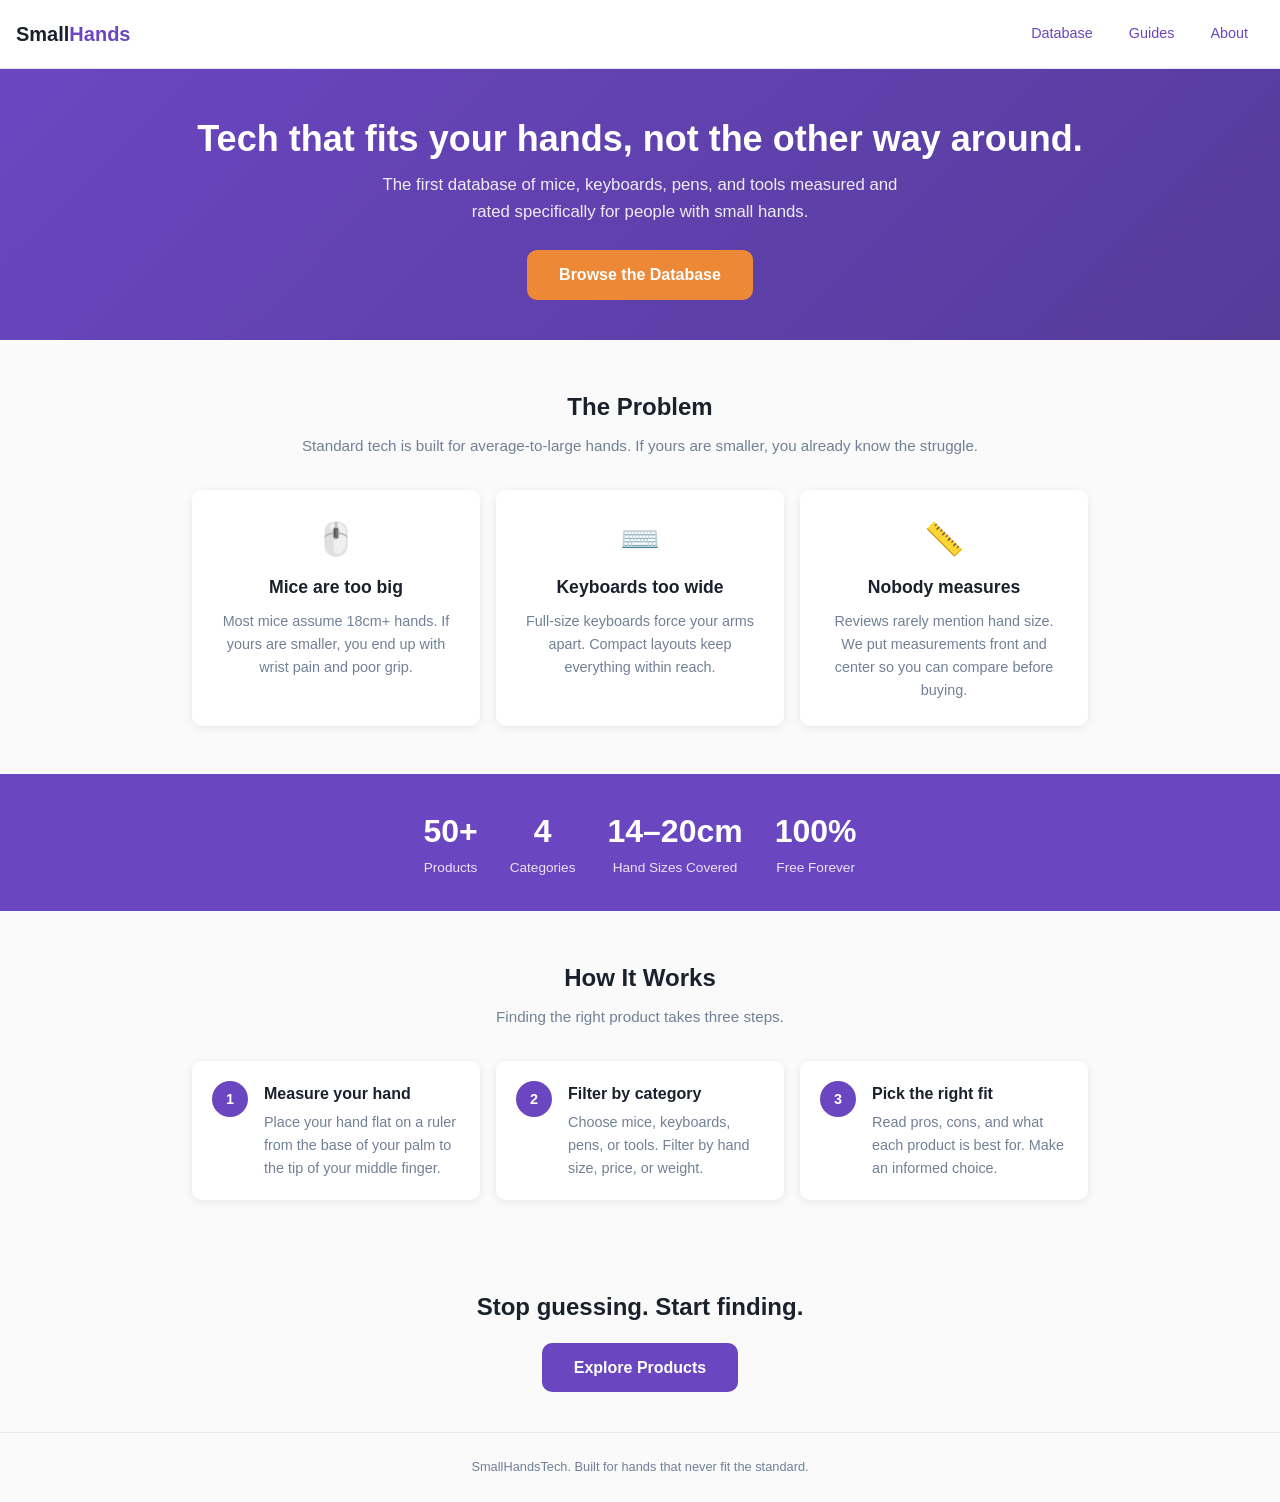
<file: index.html>
<!DOCTYPE html>
<html lang="en">
<head>
<script type="text/javascript">(function(c,l,a,r,i,t,y){c[a]=c[a]||function(){(c[a].q=c[a].q||[]).push(arguments)};t=l.createElement(r);t.async=1;t.src="https://www.clarity.ms/tag/"+i;y=l.getElementsByTagName(r)[0];y.parentNode.insertBefore(t,y);})(window, document, "clarity", "script", "wb2khng53l");</script>
<meta name="google-site-verification" content="V2clKLw3TIESFtet" />
<meta charset="UTF-8">
<meta name="viewport" content="width=device-width,initial-scale=1">
<title>SmallHandsTech - Tech That Fits Your Hands</title>
<meta name="description" content="A curated database of tech products for people with small hands. Mice, keyboards, pens, and tools measured and reviewed.">
<meta property="og:title" content="SmallHandsTech - Tech That Fits Your Hands">
<meta property="og:description" content="A curated database of tech products for people with small hands. Mice, keyboards, pens, and tools measured and reviewed.">
<meta property="og:type" content="website">
<meta property="og:url" content="https://humancronadmin.github.io/small-hands-tech/">
<link rel="canonical" href="https://humancronadmin.github.io/small-hands-tech/">
<link rel="stylesheet" href="css/style.css">

<script type="application/ld+json">{"@context":"https://schema.org","@type":"WebSite","name":"SmallHandsTech","url":"https://humancronadmin.github.io/small-hands-tech/","description":"SmallHandsTech - tech for small hands, compact mice, small keyboards, small phones, ergonomic devices for petite user","inLanguage":"en","potentialAction":{"@type":"SearchAction","target":{"@type":"EntryPoint","urlTemplate":"https://humancronadmin.github.io/small-hands-tech/?q={search_term_string}"},"query-input":"required name=search_term_string"}}</script>
<script type="application/ld+json">{"@context":"https://schema.org","@type":"BreadcrumbList","itemListElement":[{"@type":"ListItem","position":1,"name":"Home","item":"https://humancronadmin.github.io/small-hands-tech/"}]}</script>
</head>
<body>
<nav class="nav">
 <a href="index.html" class="nav-brand">Small<span>Hands</span></a>
 <div class="nav-links">
 <a href="database.html">Database</a>
 <a href="#">Guides</a>
 <a href="#">About</a>
 </div>
</nav>

<section class="hero">
 <h1>Tech that fits your hands, not the other way around.</h1>
 <p>The first database of mice, keyboards, pens, and tools measured and rated specifically for people with small hands.</p>
 <a href="database.html" class="btn">Browse the Database</a>
</section>

<section class="section">
 <h2 class="section-title">The Problem</h2>
 <p class="section-sub">Standard tech is built for average-to-large hands. If yours are smaller, you already know the struggle.</p>
 <div class="problems" id="problems"></div>
</section>

<div class="stats" id="stats"></div>

<section class="section">
 <h2 class="section-title">How It Works</h2>
 <p class="section-sub">Finding the right product takes three steps.</p>
 <div class="steps" id="steps"></div>
</section>

<section class="cta">
 <h2>Stop guessing. Start finding.</h2>
 <a href="database.html" class="btn">Explore Products</a>
</section>

<footer class="footer">
 <p>SmallHandsTech. Built for hands that never fit the standard.</p>
</footer>

<script>
const problems=[
 {icon:"\uD83D\uDDB1\uFE0F",title:"Mice are too big",text:"Most mice assume 18cm+ hands. If yours are smaller, you end up with wrist pain and poor grip."},
 {icon:"\u2328\uFE0F",title:"Keyboards too wide",text:"Full-size keyboards force your arms apart. Compact layouts keep everything within reach."},
 {icon:"\uD83D\uDCCF",title:"Nobody measures",text:"Reviews rarely mention hand size. We put measurements front and center so you can compare before buying."}
];
document.getElementById("problems").innerHTML=problems.map(p=>`<div class="problem-card"><div class="icon">${p.icon}</div><h3>${p.title}</h3><p>${p.text}</p></div>`).join("");

const stats=[
 {num:"50+",label:"Products"},
 {num:"4",label:"Categories"},
 {num:"14\u201320cm",label:"Hand Sizes Covered"},
 {num:"100%",label:"Free Forever"}
];
document.getElementById("stats").innerHTML=stats.map(s=>`<div class="stat-item"><div class="num">${s.num}</div><div class="label">${s.label}</div></div>`).join("");

const steps=[
 {title:"Measure your hand",text:"Place your hand flat on a ruler from the base of your palm to the tip of your middle finger."},
 {title:"Filter by category",text:"Choose mice, keyboards, pens, or tools. Filter by hand size, price, or weight."},
 {title:"Pick the right fit",text:"Read pros, cons, and what each product is best for. Make an informed choice."}
];
document.getElementById("steps").innerHTML=steps.map(s=>`<div class="step"><div><h3>${s.title}</h3><p>${s.text}</p></div></div>`).join("");
</script>
<script async src="https://pagead2.googlesyndication.com/pagead/js/adsbygoogle.js?client=ca-pub-6776399834647681" crossorigin="anonymous"></script>
<script async src="https://www.googletagmanager.com/gtag/js?id=G-Z6PJ8720QE"></script>
<script>window.dataLayer=window.dataLayer||[];function gtag(){dataLayer.push(arguments)}gtag('js',new Date());gtag('config','G-Z6PJ8720QE');</script>
</body>
</html>
</file>
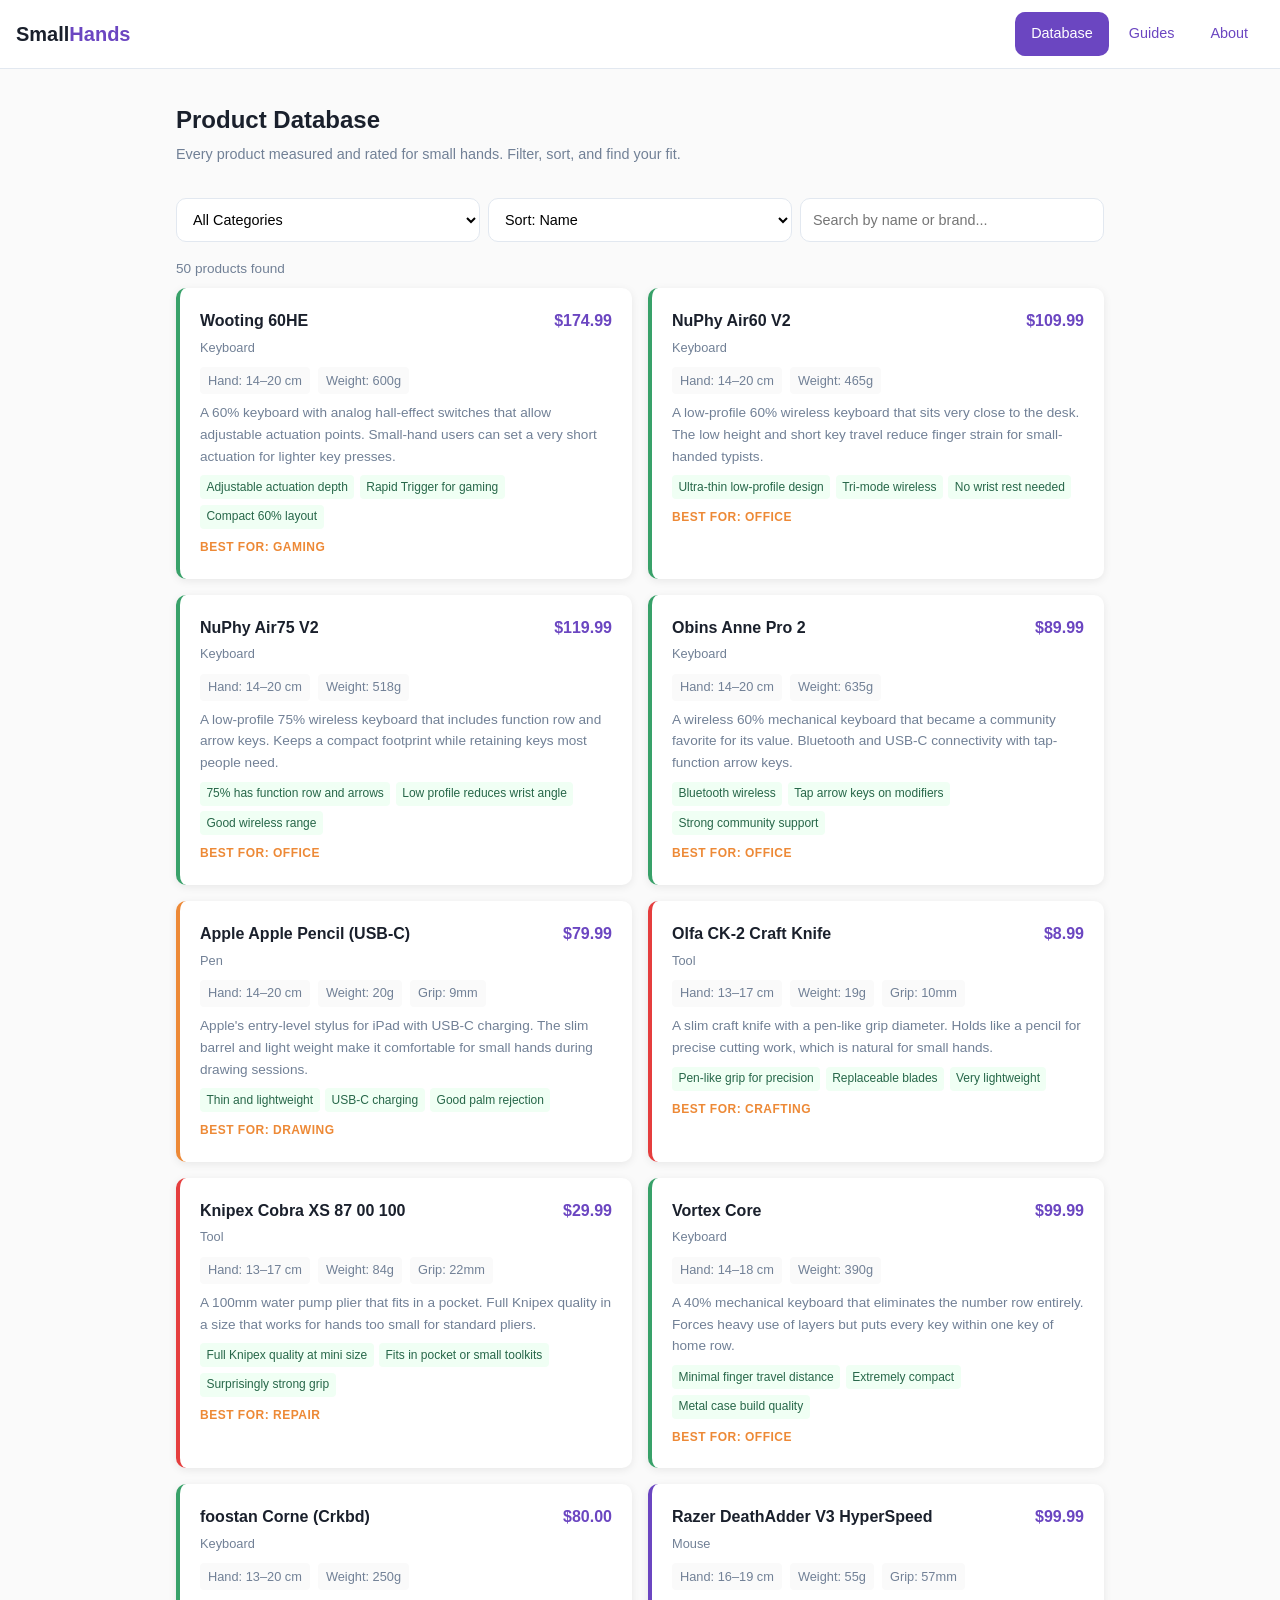
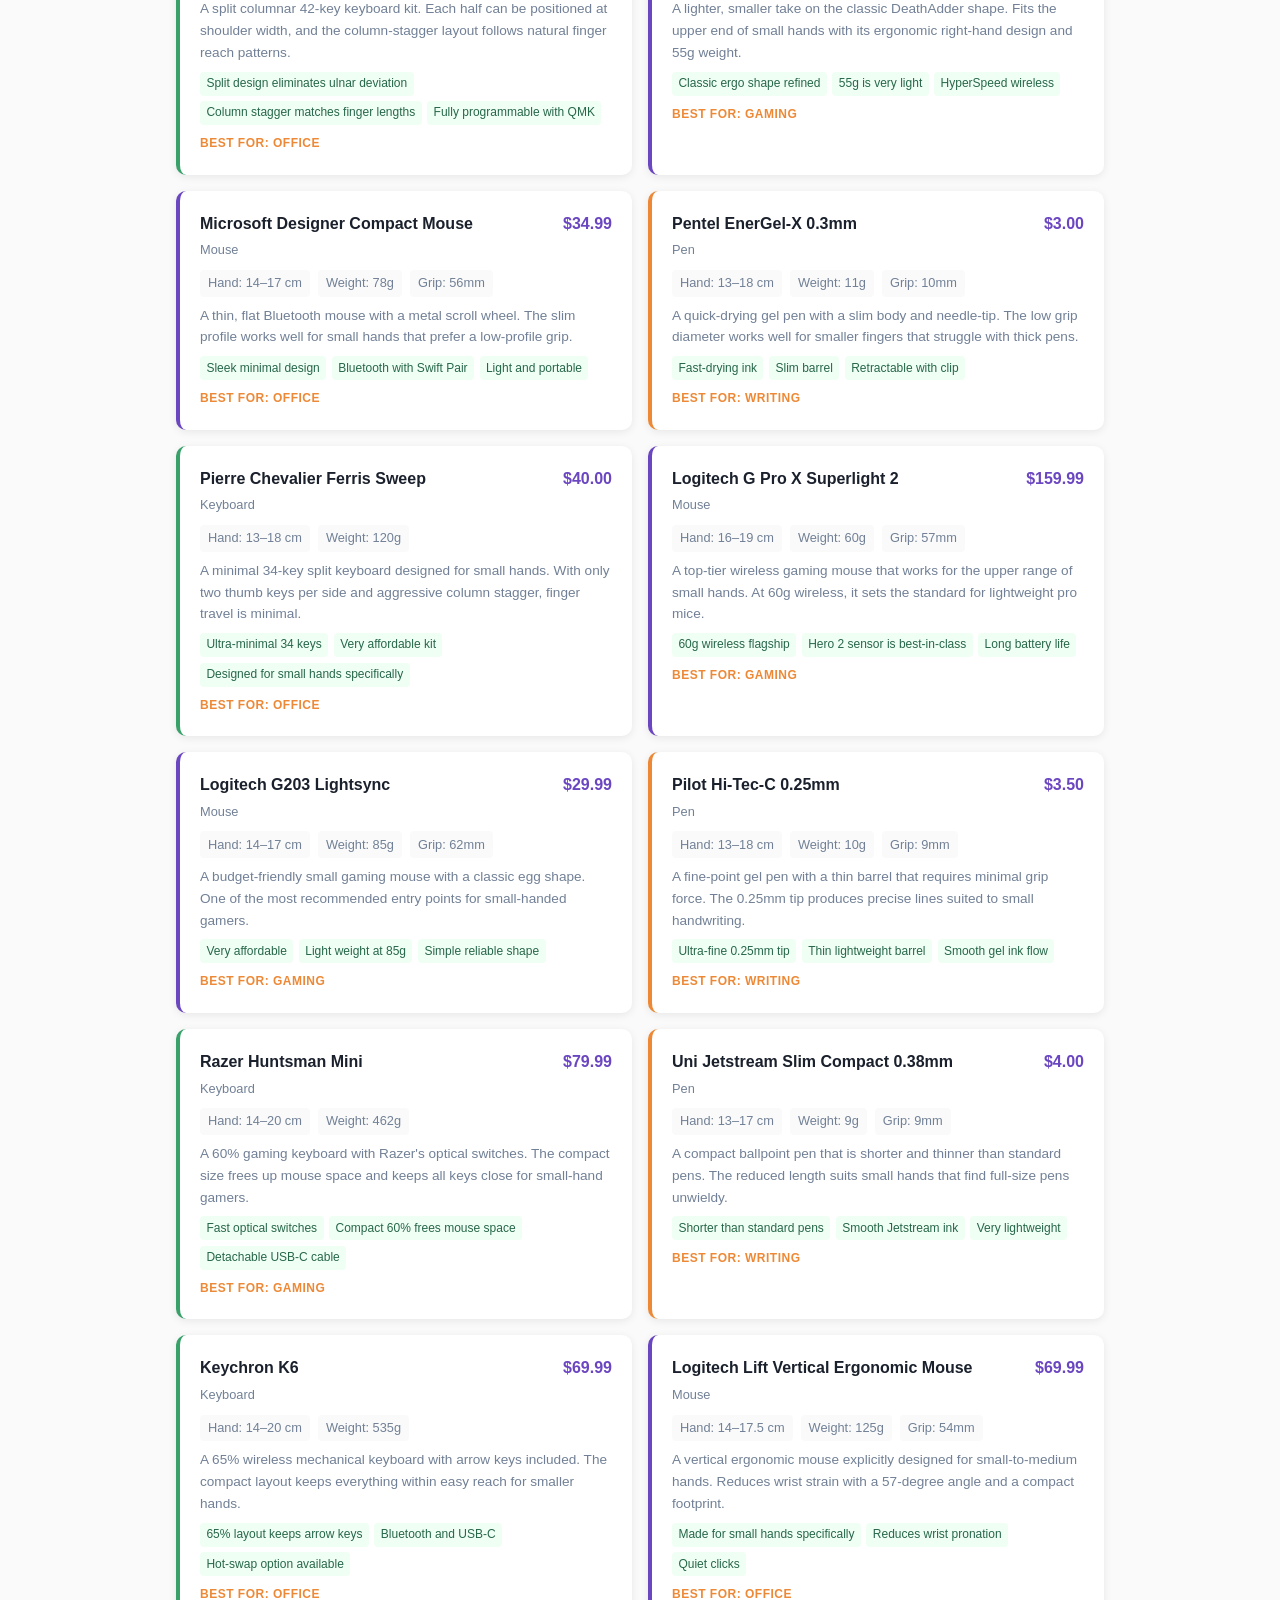
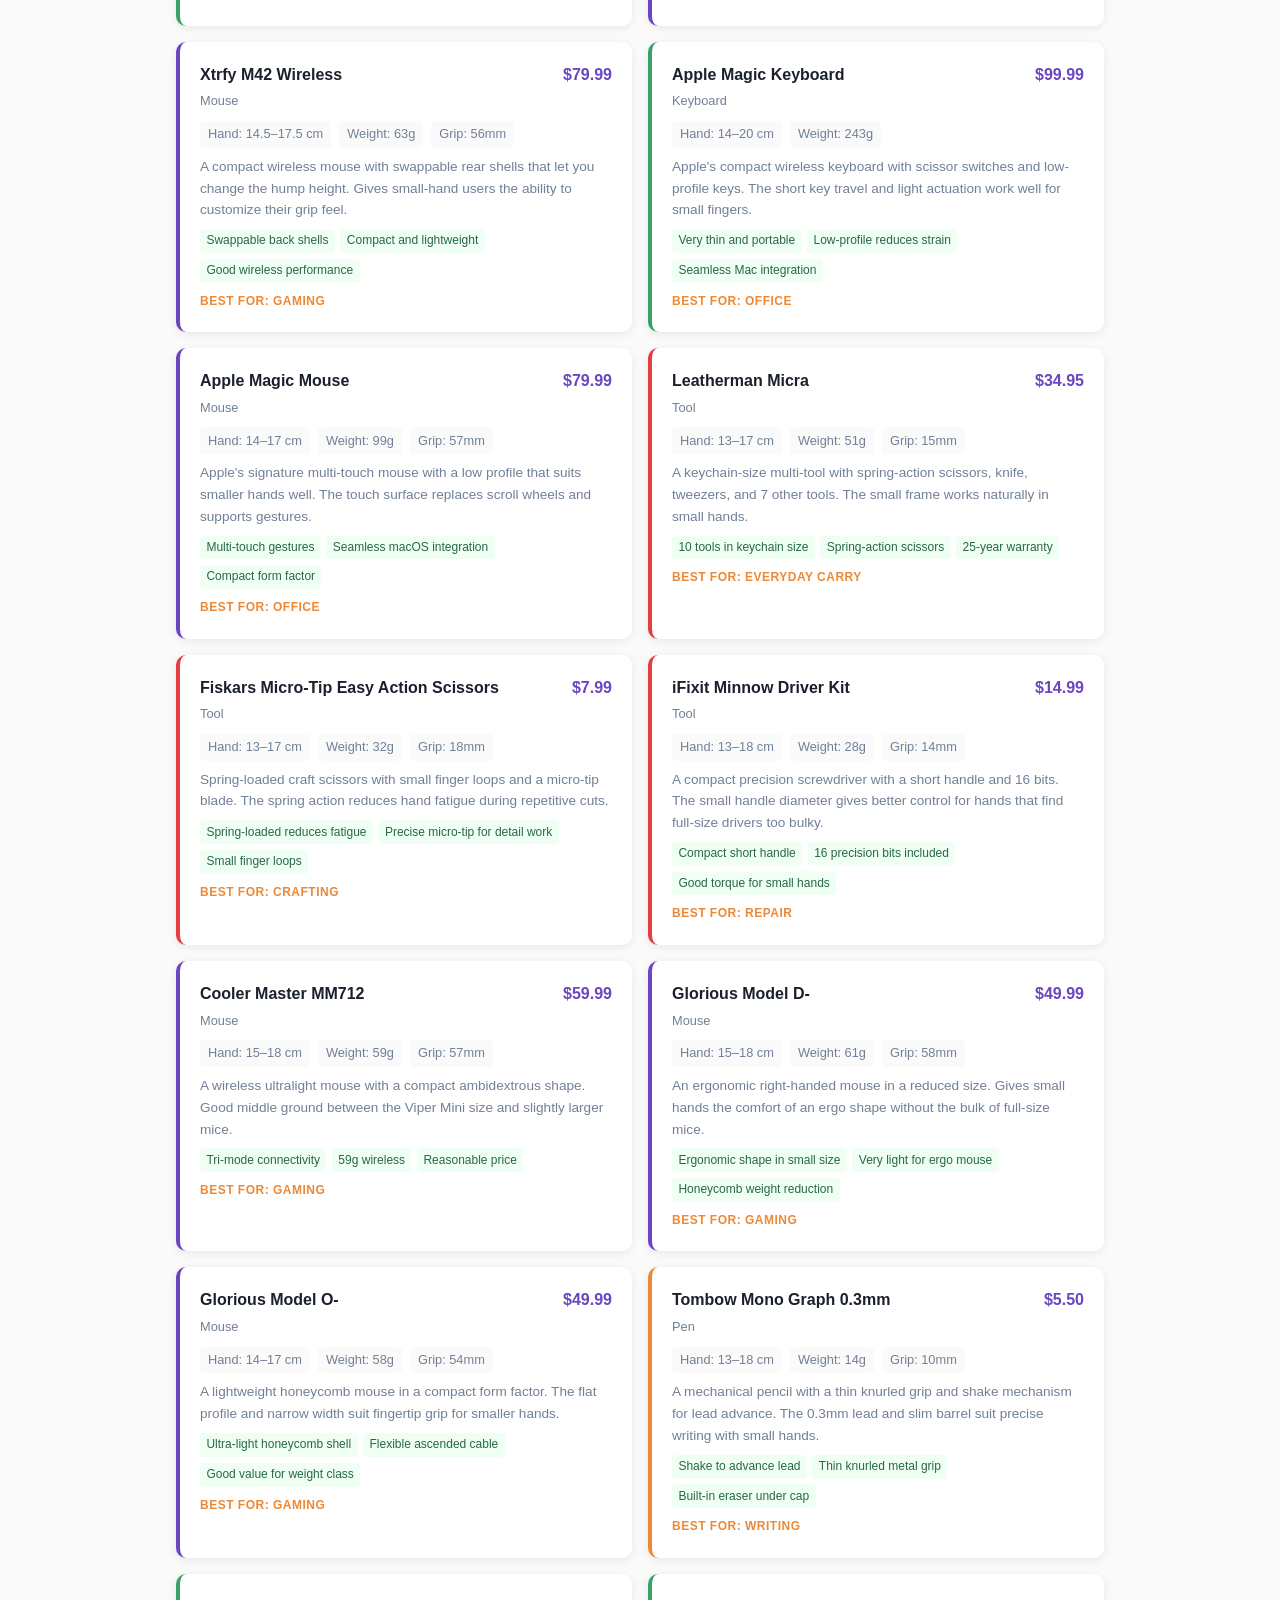
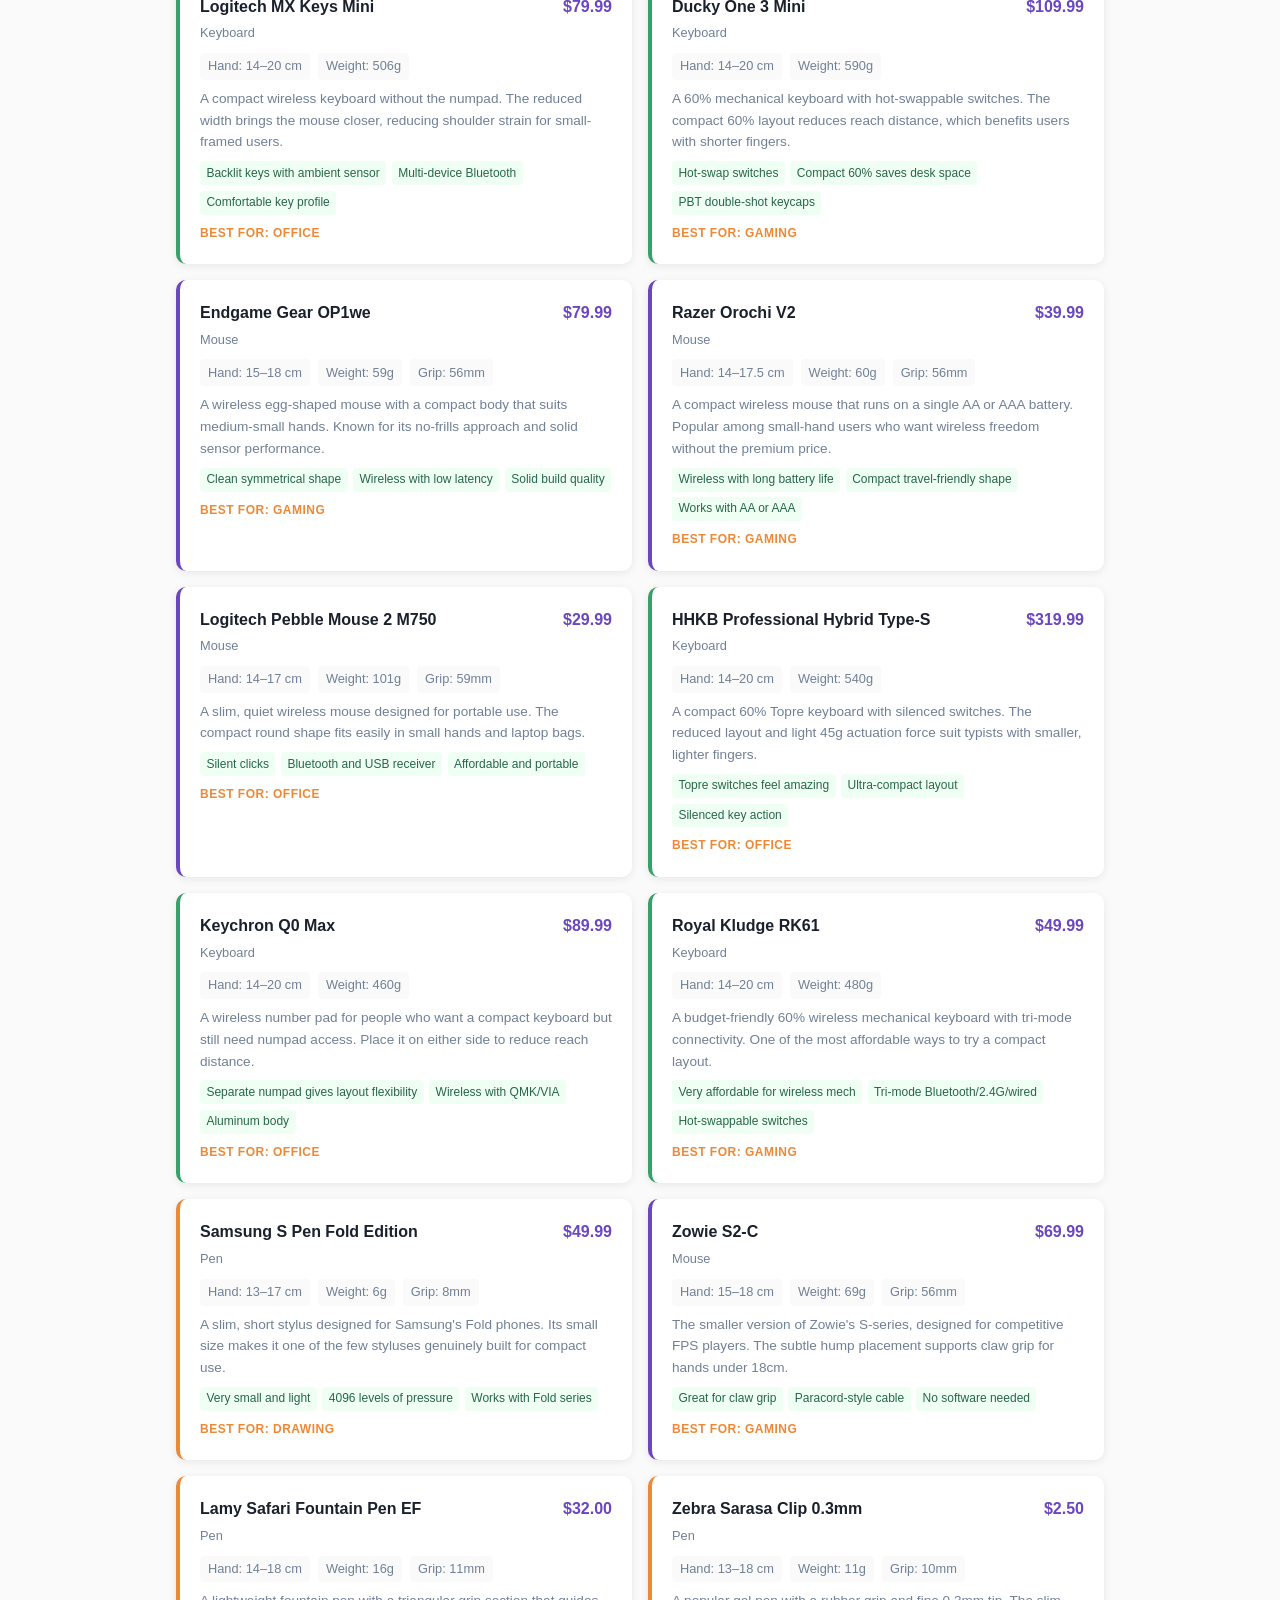
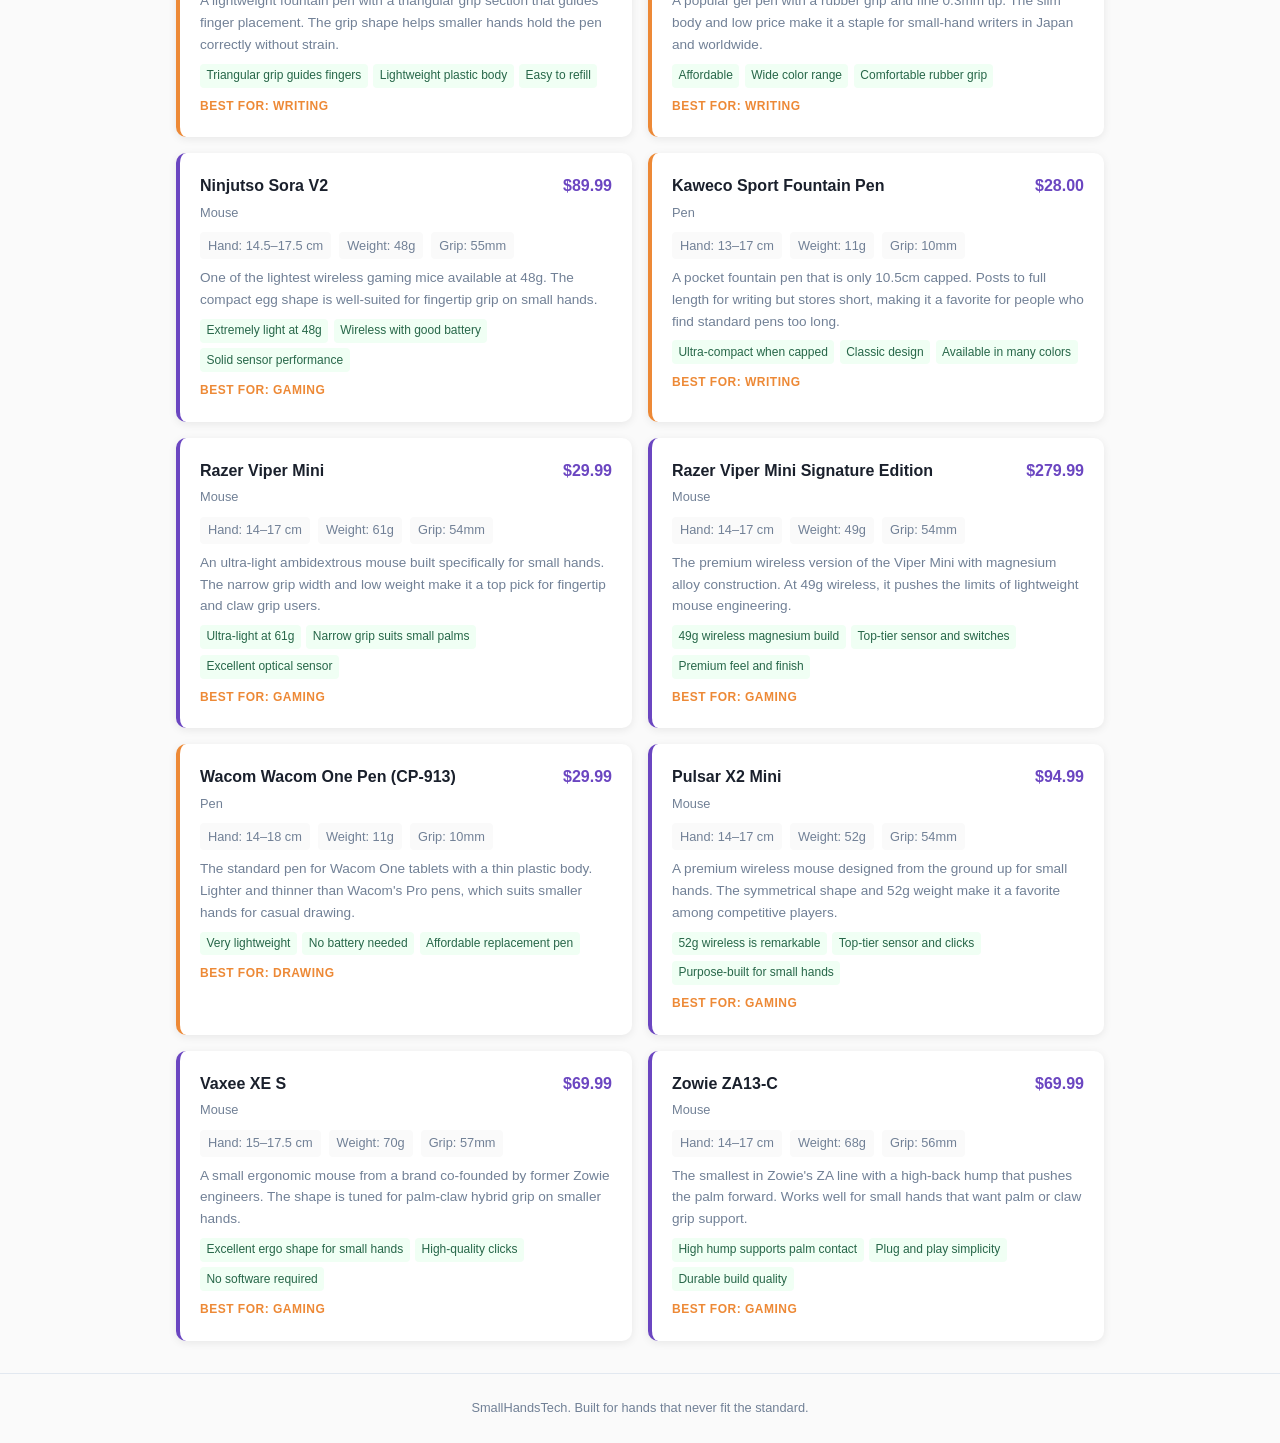
<file: database.html>
<!DOCTYPE html>
<html lang="en">
<head>
<script type="text/javascript">(function(c,l,a,r,i,t,y){c[a]=c[a]||function(){(c[a].q=c[a].q||[]).push(arguments)};t=l.createElement(r);t.async=1;t.src="https://www.clarity.ms/tag/"+i;y=l.getElementsByTagName(r)[0];y.parentNode.insertBefore(t,y);})(window, document, "clarity", "script", "wb2khng53l");</script>
<meta charset="UTF-8">
<meta name="viewport" content="width=device-width,initial-scale=1">
<title>Product Database - SmallHandsTech</title>
<meta name="description" content="Browse and filter 50+ tech products for small hands. Mice, keyboards, pens, and tools with hand size ranges, weights, and prices.">
<meta property="og:title" content="Product Database - SmallHandsTech">
<meta property="og:description" content="Browse and filter 50+ tech products for small hands. Mice, keyboards, pens, and tools with hand size ranges, weights, and prices.">
<meta property="og:type" content="website">
<meta property="og:url" content="https://humancronadmin.github.io/small-hands-tech/database.html">
<link rel="canonical" href="https://humancronadmin.github.io/small-hands-tech/database.html">
<link rel="stylesheet" href="css/style.css">
</head>
<body>
<nav class="nav">
 <a href="index.html" class="nav-brand">Small<span>Hands</span></a>
 <div class="nav-links">
 <a href="database.html" class="active">Database</a>
 <a href="#">Guides</a>
 <a href="#">About</a>
 </div>
</nav>

<div class="db-header">
 <h1>Product Database</h1>
 <p>Every product measured and rated for small hands. Filter, sort, and find your fit.</p>
</div>

<div class="filters">
 <select id="filterCat" aria-label="Filter by category">
 <option value="">All Categories</option>
 <option value="mouse">Mice</option>
 <option value="keyboard">Keyboards</option>
 <option value="pen">Pens</option>
 <option value="tool">Tools</option>
 </select>
 <select id="sortBy" aria-label="Sort products">
 <option value="name">Sort: Name</option>
 <option value="price-asc">Sort: Price (low)</option>
 <option value="price-desc">Sort: Price (high)</option>
 <option value="weight-asc">Sort: Weight (light)</option>
 <option value="weight-desc">Sort: Weight (heavy)</option>
 </select>
 <input type="search" id="searchBox" placeholder="Search by name or brand..." aria-label="Search products">
</div>

<div class="result-count" id="resultCount"></div>
<div class="product-grid" id="productGrid"></div>
<div class="no-results" id="noResults" style="display:none">No products match your filters. Try adjusting your search.</div>

<footer class="footer">
 <p>SmallHandsTech. Built for hands that never fit the standard.</p>
</footer>

<script src="js/database.js"></script>
<script async src="https://pagead2.googlesyndication.com/pagead/js/adsbygoogle.js?client=ca-pub-6776399834647681" crossorigin="anonymous"></script>
<script async src="https://www.googletagmanager.com/gtag/js?id=G-Z6PJ8720QE"></script>
<script>window.dataLayer=window.dataLayer||[];function gtag(){dataLayer.push(arguments)}gtag('js',new Date());gtag('config','G-Z6PJ8720QE');</script>
</body>
</html>
</file>
<file: css/style.css>
*,*::before,*::after{box-sizing:border-box;margin:0;padding:0}
:root{--primary:#6B46C1;--primary-light:#805AD5;--primary-dark:#553C9A;--accent:#ED8936;--accent-light:#F6AD55;--bg:#FAFAFA;--card:#FFFFFF;--text:#1A202C;--text-light:#718096;--border:#E2E8F0;--radius:10px;--shadow:0 2px 8px rgba(0,0,0,.08)}
html{font-size:16px;scroll-behavior:smooth}
body{font-family:-apple-system,BlinkMacSystemFont,'Segoe UI',Roboto,Helvetica,Arial,sans-serif;color:var(--text);background:var(--bg);line-height:1.6}
a{color:var(--primary);text-decoration:none}
a:hover{color:var(--primary-light)}
img{max-width:100%;display:block}

/* NAV */
.nav{position:sticky;top:0;z-index:100;background:#fff;border-bottom:1px solid var(--border);padding:.75rem 1rem;display:flex;align-items:center;justify-content:space-between;gap:1rem}
.nav-brand{font-weight:800;font-size:1.25rem;color:var(--text)}
.nav-brand span{color:var(--primary)}
.nav-links{display:flex;gap:.25rem}
.nav-links a{padding:.5rem .75rem;border-radius:var(--radius);font-size:.9rem;font-weight:500;min-height:44px;display:flex;align-items:center}
.nav-links a:hover,.nav-links a.active{background:var(--primary);color:#fff}

/* HERO */
.hero{text-align:center;padding:3rem 1rem 2.5rem;background:linear-gradient(135deg,var(--primary) 0%,var(--primary-dark) 100%);color:#fff}
.hero h1{font-size:1.75rem;margin-bottom:.75rem;line-height:1.2}
.hero p{font-size:1.05rem;opacity:.9;max-width:540px;margin:0 auto 1.5rem}
.hero .btn{display:inline-flex;align-items:center;justify-content:center;min-height:48px;padding:.75rem 2rem;background:var(--accent);color:#fff;border-radius:var(--radius);font-weight:700;font-size:1rem;border:none;cursor:pointer;transition:background .2s}
.hero .btn:hover{background:var(--accent-light)}

/* SECTION */
.section{padding:2.5rem 1rem;max-width:960px;margin:0 auto}
.section-title{text-align:center;font-size:1.5rem;margin-bottom:.5rem;color:var(--text)}
.section-sub{text-align:center;color:var(--text-light);margin-bottom:2rem;font-size:.95rem}

/* PROBLEM CARDS */
.problems{display:grid;gap:1rem}
.problem-card{background:var(--card);border-radius:var(--radius);padding:1.5rem;box-shadow:var(--shadow);text-align:center}
.problem-card .icon{font-size:2rem;margin-bottom:.5rem}
.problem-card h3{font-size:1.1rem;margin-bottom:.5rem}
.problem-card p{color:var(--text-light);font-size:.9rem}

/* STATS */
.stats{display:flex;justify-content:center;gap:2rem;flex-wrap:wrap;padding:2rem 1rem;background:var(--primary);color:#fff;text-align:center}
.stat-item .num{font-size:2rem;font-weight:800}
.stat-item .label{font-size:.85rem;opacity:.85}

/* HOW IT WORKS */
.steps{display:grid;gap:1rem;counter-reset:step}
.step{background:var(--card);border-radius:var(--radius);padding:1.25rem;box-shadow:var(--shadow);display:flex;align-items:flex-start;gap:1rem}
.step::before{counter-increment:step;content:counter(step);flex-shrink:0;width:36px;height:36px;background:var(--primary);color:#fff;border-radius:50%;display:flex;align-items:center;justify-content:center;font-weight:700;font-size:.9rem}
.step div h3{font-size:1rem;margin-bottom:.25rem}
.step div p{font-size:.9rem;color:var(--text-light)}

/* CTA */
.cta{text-align:center;padding:2.5rem 1rem;background:var(--bg)}
.cta h2{font-size:1.5rem;margin-bottom:1rem}
.cta .btn{display:inline-flex;align-items:center;justify-content:center;min-height:48px;padding:.75rem 2rem;background:var(--primary);color:#fff;border-radius:var(--radius);font-weight:700;font-size:1rem;border:none;cursor:pointer;transition:background .2s}
.cta .btn:hover{background:var(--primary-light)}

/* FOOTER */
.footer{text-align:center;padding:1.5rem 1rem;font-size:.8rem;color:var(--text-light);border-top:1px solid var(--border)}

/* DATABASE PAGE */
.db-header{padding:2rem 1rem 1rem;max-width:960px;margin:0 auto}
.db-header h1{font-size:1.5rem;margin-bottom:.25rem}
.db-header p{color:var(--text-light);font-size:.9rem}
.filters{display:flex;flex-wrap:wrap;gap:.5rem;padding:1rem;max-width:960px;margin:0 auto}
.filters select,.filters input{min-height:44px;padding:.5rem .75rem;border:1px solid var(--border);border-radius:var(--radius);font-size:.9rem;background:#fff;flex:1 1 140px}
.filters select:focus,.filters input:focus{outline:2px solid var(--primary);border-color:var(--primary)}
.result-count{padding:0 1rem;max-width:960px;margin:0 auto .5rem;font-size:.85rem;color:var(--text-light)}
.product-grid{display:grid;gap:1rem;padding:0 1rem 2rem;max-width:960px;margin:0 auto}
.product-card{background:var(--card);border-radius:var(--radius);padding:1.25rem;box-shadow:var(--shadow);border-left:4px solid var(--primary)}
.product-card.cat-keyboard{border-left-color:#38A169}
.product-card.cat-pen{border-left-color:var(--accent)}
.product-card.cat-tool{border-left-color:#E53E3E}
.product-card .card-top{display:flex;justify-content:space-between;align-items:flex-start;gap:.5rem;margin-bottom:.5rem}
.product-card h3{font-size:1rem}
.product-card .brand{font-size:.8rem;color:var(--text-light)}
.product-card .price{font-weight:700;color:var(--primary);white-space:nowrap}
.product-card .meta{display:flex;flex-wrap:wrap;gap:.5rem;margin:.5rem 0;font-size:.8rem;color:var(--text-light)}
.product-card .meta span{background:var(--bg);padding:.2rem .5rem;border-radius:4px}
.product-card .desc{font-size:.85rem;color:var(--text-light);margin-bottom:.5rem}
.product-card .pros-list{display:flex;flex-wrap:wrap;gap:.35rem;margin-bottom:.25rem}
.product-card .pros-list span{font-size:.75rem;background:#F0FFF4;color:#276749;padding:.15rem .4rem;border-radius:4px}
.product-card .best-for{font-size:.75rem;color:var(--accent);font-weight:600;text-transform:uppercase;letter-spacing:.5px}
.no-results{text-align:center;padding:3rem 1rem;color:var(--text-light);font-size:1.1rem}

@media(min-width:480px){
  .hero h1{font-size:2.25rem}
  .problems{grid-template-columns:repeat(3,1fr)}
  .steps{grid-template-columns:repeat(3,1fr)}
  .product-grid{grid-template-columns:repeat(2,1fr)}
  .nav-links a{padding:.5rem 1rem}
}
@media(min-width:768px){
  .product-grid{grid-template-columns:repeat(2,1fr)}
  .section{padding:3rem 2rem}
}
</file>
